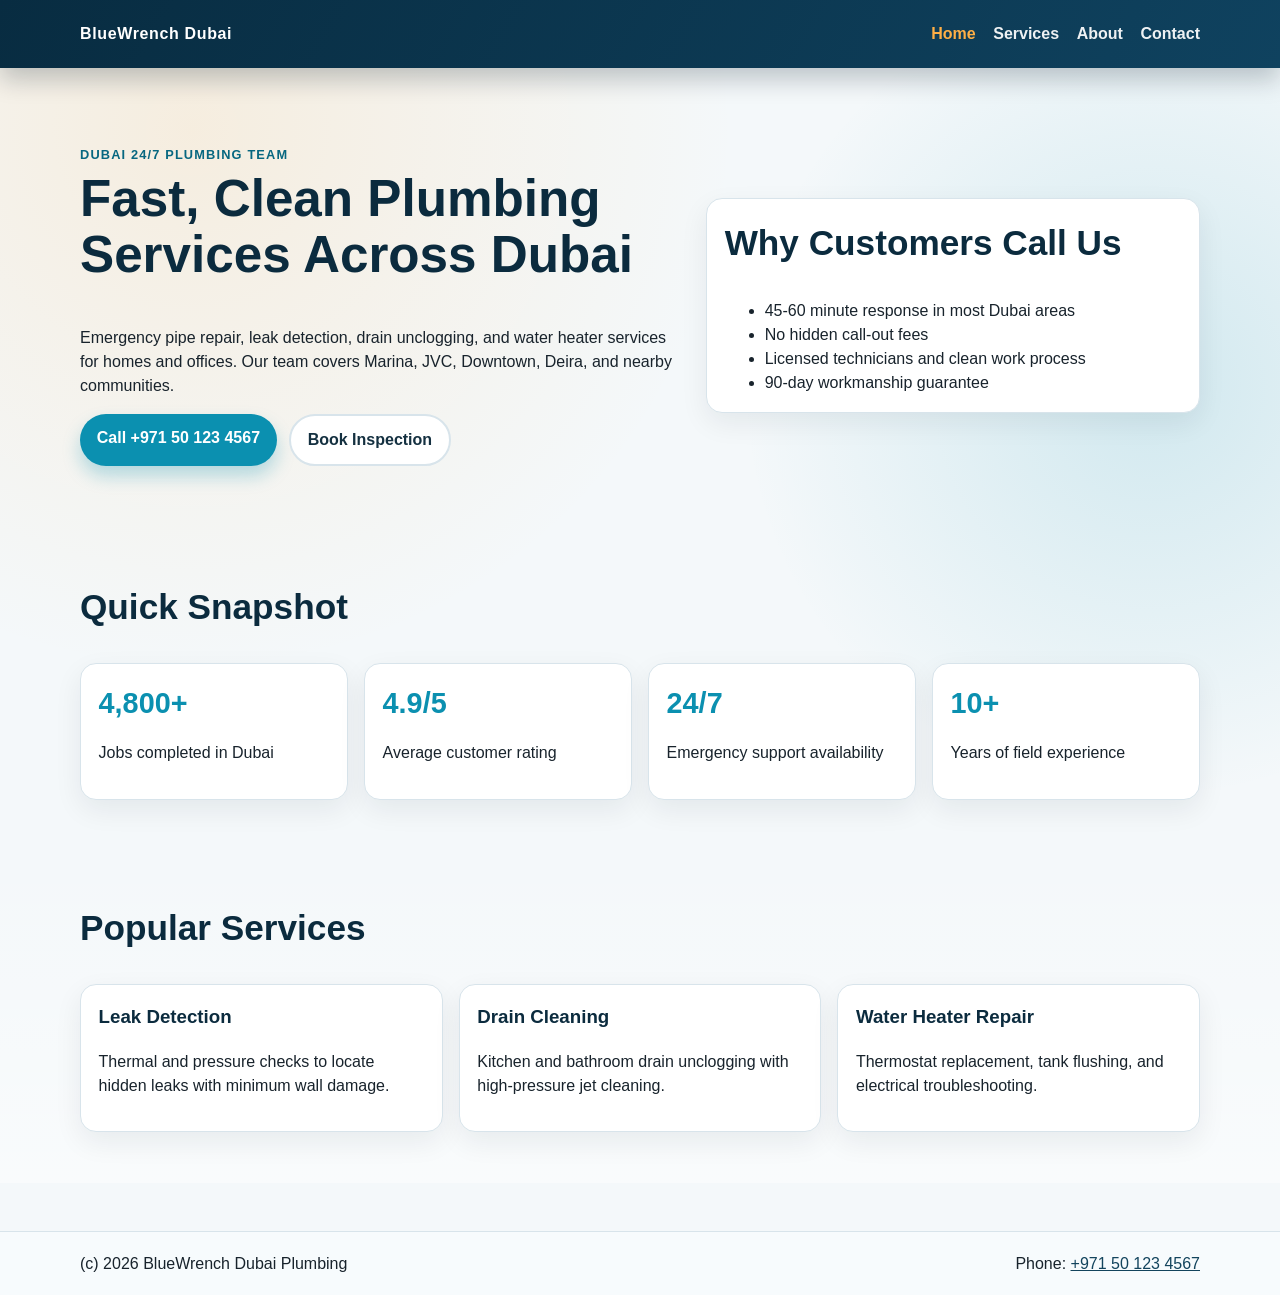
<file: index.html>
<!DOCTYPE html>
<html lang="en">
<head>
  <meta charset="UTF-8">
  <meta name="viewport" content="width=device-width, initial-scale=1.0">
  <title>BlueWrench Dubai Plumbing | Home</title>
  <link rel="stylesheet" href="assets/css/styles.css">
</head>
<body data-page="home">
  <header class="site-header">
    <div class="container nav-wrap">
      <a class="logo" href="index.html">BlueWrench Dubai</a>
      <button class="menu-toggle" type="button" aria-label="Open menu" aria-expanded="false">Menu</button>
      <nav class="site-nav" aria-label="Main navigation">
        <a href="index.html">Home</a>
        <a href="pages/services.html">Services</a>
        <a href="pages/about.html">About</a>
        <a href="pages/contact.html">Contact</a>
      </nav>
    </div>
  </header>

  <main>
    <section class="hero">
      <div class="container hero-grid">
        <div>
          <p class="eyebrow">Dubai 24/7 Plumbing Team</p>
          <h1>Fast, Clean Plumbing Services Across Dubai</h1>
          <p>
            Emergency pipe repair, leak detection, drain unclogging, and water heater services for homes and offices.
            Our team covers Marina, JVC, Downtown, Deira, and nearby communities.
          </p>
          <div class="cta-row">
            <a class="btn btn-primary" href="tel:+971501234567">Call +971 50 123 4567</a>
            <a class="btn btn-secondary" href="pages/contact.html">Book Inspection</a>
          </div>
        </div>
        <aside class="hero-card">
          <h2>Why Customers Call Us</h2>
          <ul>
            <li>45-60 minute response in most Dubai areas</li>
            <li>No hidden call-out fees</li>
            <li>Licensed technicians and clean work process</li>
            <li>90-day workmanship guarantee</li>
          </ul>
        </aside>
      </div>
    </section>

    <section class="section">
      <div class="container">
        <h2>Quick Snapshot</h2>
        <div class="stats-grid">
          <article class="card stat-card">
            <strong>4,800+</strong>
            <p>Jobs completed in Dubai</p>
          </article>
          <article class="card stat-card">
            <strong>4.9/5</strong>
            <p>Average customer rating</p>
          </article>
          <article class="card stat-card">
            <strong>24/7</strong>
            <p>Emergency support availability</p>
          </article>
          <article class="card stat-card">
            <strong>10+</strong>
            <p>Years of field experience</p>
          </article>
        </div>
      </div>
    </section>

    <section class="section section-alt">
      <div class="container">
        <h2>Popular Services</h2>
        <div class="services-grid">
          <article class="card">
            <h3>Leak Detection</h3>
            <p>Thermal and pressure checks to locate hidden leaks with minimum wall damage.</p>
          </article>
          <article class="card">
            <h3>Drain Cleaning</h3>
            <p>Kitchen and bathroom drain unclogging with high-pressure jet cleaning.</p>
          </article>
          <article class="card">
            <h3>Water Heater Repair</h3>
            <p>Thermostat replacement, tank flushing, and electrical troubleshooting.</p>
          </article>
        </div>
      </div>
    </section>
  </main>

  <footer class="site-footer">
    <div class="container footer-wrap">
      <p>(c) <span id="year"></span> BlueWrench Dubai Plumbing</p>
      <p>Phone: <a href="tel:+971501234567">+971 50 123 4567</a></p>
    </div>
  </footer>

  <script src="assets/js/main.js"></script>
</body>
</html>
</file>
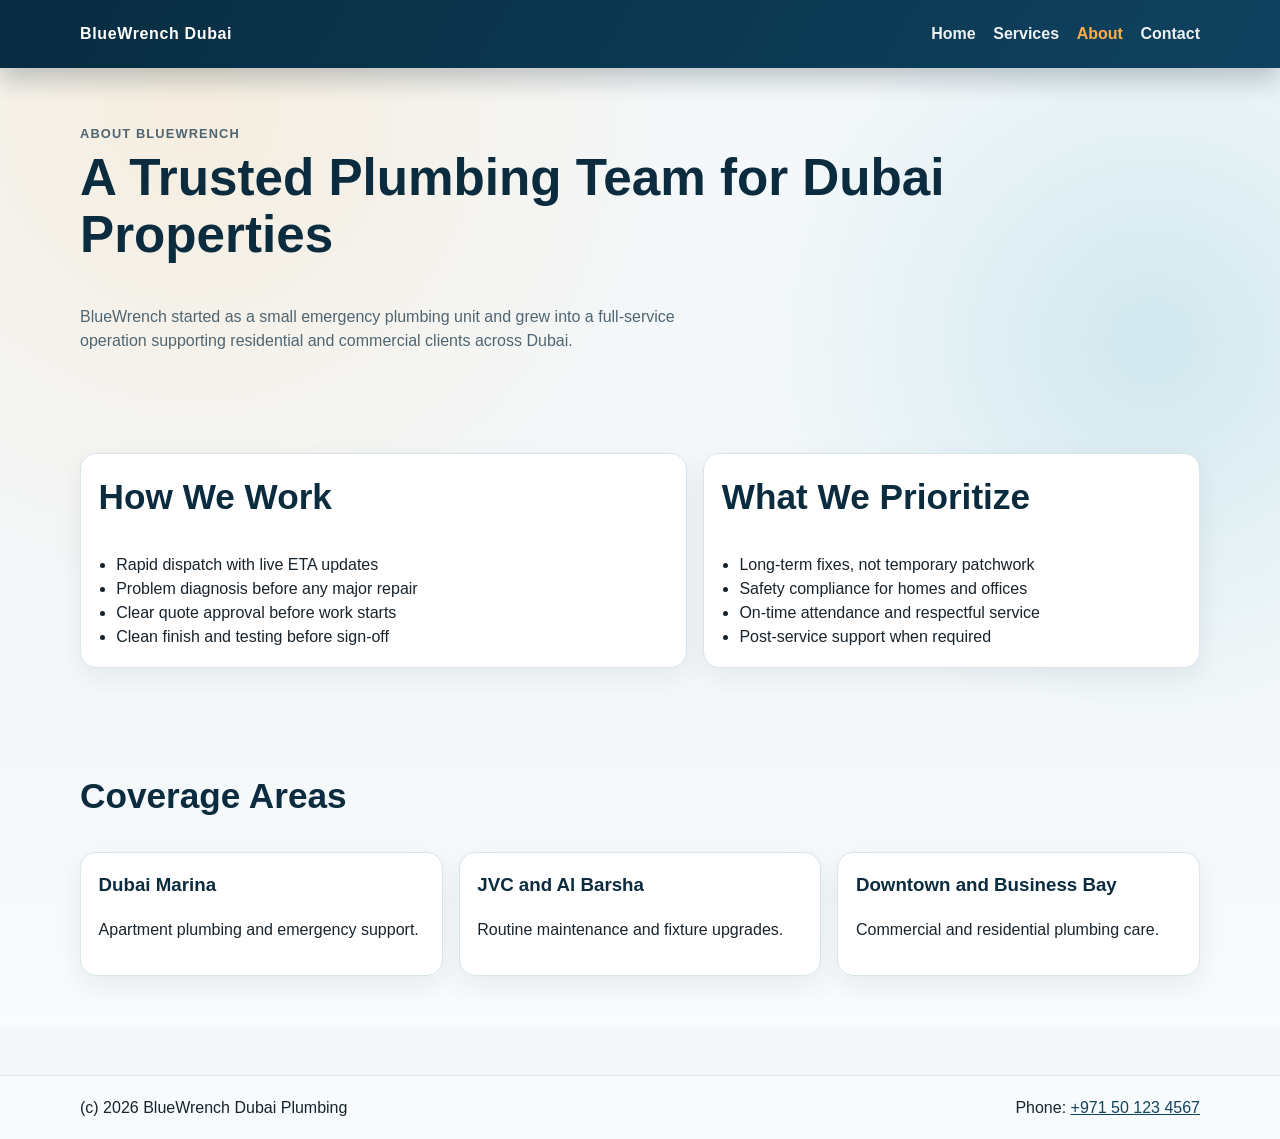
<file: pages/about.html>
<!DOCTYPE html>
<html lang="en">
<head>
  <meta charset="UTF-8">
  <meta name="viewport" content="width=device-width, initial-scale=1.0">
  <title>BlueWrench Dubai Plumbing | About</title>
  <link rel="stylesheet" href="../assets/css/styles.css">
</head>
<body data-page="about">
  <header class="site-header">
    <div class="container nav-wrap">
      <a class="logo" href="../index.html">BlueWrench Dubai</a>
      <button class="menu-toggle" type="button" aria-label="Open menu" aria-expanded="false">Menu</button>
      <nav class="site-nav" aria-label="Main navigation">
        <a href="../index.html">Home</a>
        <a href="services.html">Services</a>
        <a href="about.html">About</a>
        <a href="contact.html">Contact</a>
      </nav>
    </div>
  </header>

  <main>
    <section class="page-hero">
      <div class="container">
        <p class="eyebrow">About BlueWrench</p>
        <h1>A Trusted Plumbing Team for Dubai Properties</h1>
        <p>
          BlueWrench started as a small emergency plumbing unit and grew into a full-service operation supporting
          residential and commercial clients across Dubai.
        </p>
      </div>
    </section>

    <section class="section">
      <div class="container contact-grid">
        <article class="card">
          <h2>How We Work</h2>
          <ul class="list-clean">
            <li>Rapid dispatch with live ETA updates</li>
            <li>Problem diagnosis before any major repair</li>
            <li>Clear quote approval before work starts</li>
            <li>Clean finish and testing before sign-off</li>
          </ul>
        </article>
        <article class="card">
          <h2>What We Prioritize</h2>
          <ul class="list-clean">
            <li>Long-term fixes, not temporary patchwork</li>
            <li>Safety compliance for homes and offices</li>
            <li>On-time attendance and respectful service</li>
            <li>Post-service support when required</li>
          </ul>
        </article>
      </div>
    </section>

    <section class="section section-alt">
      <div class="container">
        <h2>Coverage Areas</h2>
        <div class="services-grid">
          <article class="card"><h3>Dubai Marina</h3><p>Apartment plumbing and emergency support.</p></article>
          <article class="card"><h3>JVC and Al Barsha</h3><p>Routine maintenance and fixture upgrades.</p></article>
          <article class="card"><h3>Downtown and Business Bay</h3><p>Commercial and residential plumbing care.</p></article>
        </div>
      </div>
    </section>
  </main>

  <footer class="site-footer">
    <div class="container footer-wrap">
      <p>(c) <span id="year"></span> BlueWrench Dubai Plumbing</p>
      <p>Phone: <a href="tel:+971501234567">+971 50 123 4567</a></p>
    </div>
  </footer>

  <script src="../assets/js/main.js"></script>
</body>
</html>
</file>
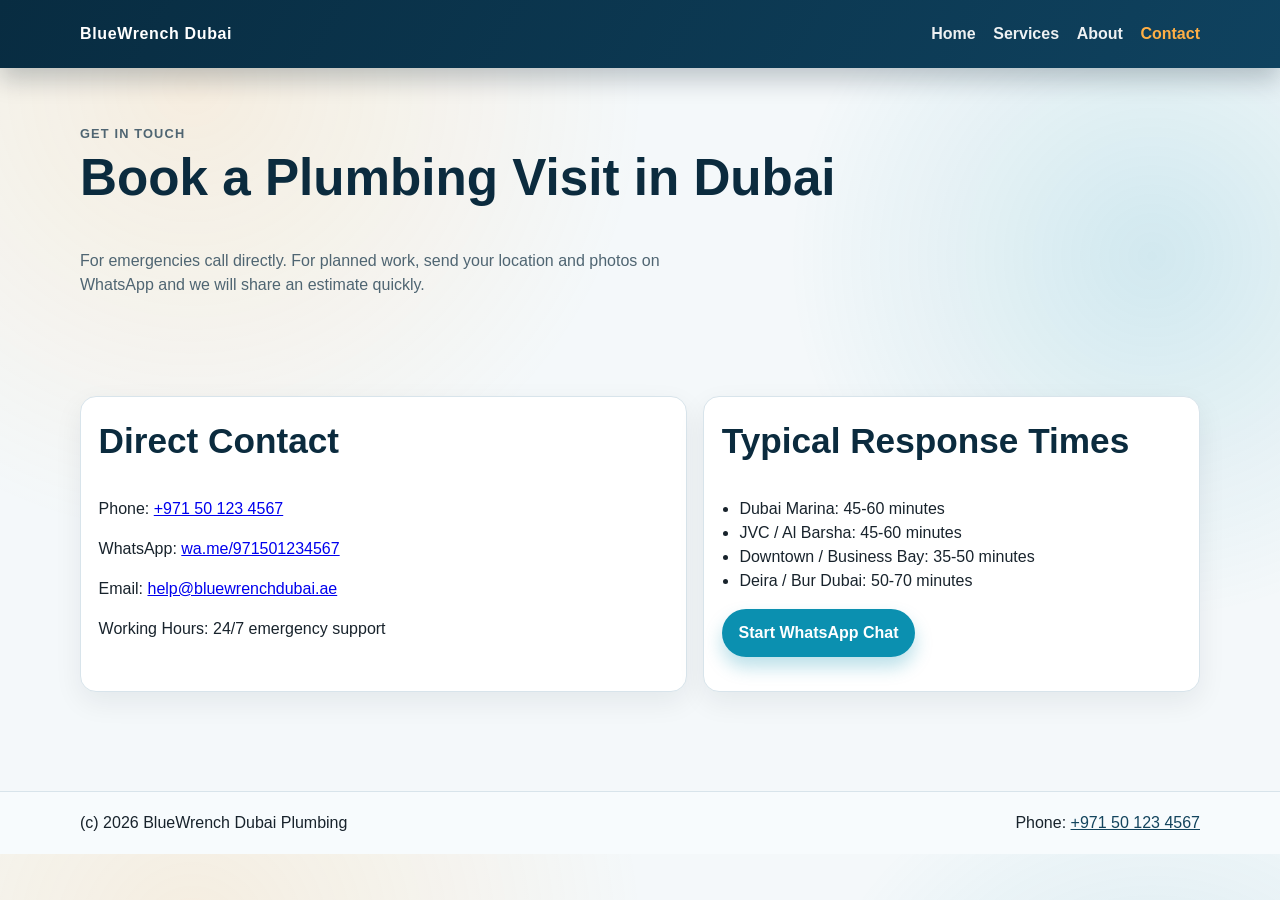
<file: pages/contact.html>
<!DOCTYPE html>
<html lang="en">
<head>
  <meta charset="UTF-8">
  <meta name="viewport" content="width=device-width, initial-scale=1.0">
  <title>BlueWrench Dubai Plumbing | Contact</title>
  <link rel="stylesheet" href="../assets/css/styles.css">
</head>
<body data-page="contact">
  <header class="site-header">
    <div class="container nav-wrap">
      <a class="logo" href="../index.html">BlueWrench Dubai</a>
      <button class="menu-toggle" type="button" aria-label="Open menu" aria-expanded="false">Menu</button>
      <nav class="site-nav" aria-label="Main navigation">
        <a href="../index.html">Home</a>
        <a href="services.html">Services</a>
        <a href="about.html">About</a>
        <a href="contact.html">Contact</a>
      </nav>
    </div>
  </header>

  <main>
    <section class="page-hero">
      <div class="container">
        <p class="eyebrow">Get In Touch</p>
        <h1>Book a Plumbing Visit in Dubai</h1>
        <p>
          For emergencies call directly. For planned work, send your location and photos on WhatsApp
          and we will share an estimate quickly.
        </p>
      </div>
    </section>

    <section class="section">
      <div class="container contact-grid">
        <article class="card">
          <h2>Direct Contact</h2>
          <p>Phone: <a href="tel:+971501234567">+971 50 123 4567</a></p>
          <p>WhatsApp: <a href="https://wa.me/971501234567">wa.me/971501234567</a></p>
          <p>Email: <a href="mailto:help@bluewrenchdubai.ae">help@bluewrenchdubai.ae</a></p>
          <p>Working Hours: 24/7 emergency support</p>
        </article>
        <article class="card">
          <h2>Typical Response Times</h2>
          <ul class="list-clean">
            <li>Dubai Marina: 45-60 minutes</li>
            <li>JVC / Al Barsha: 45-60 minutes</li>
            <li>Downtown / Business Bay: 35-50 minutes</li>
            <li>Deira / Bur Dubai: 50-70 minutes</li>
          </ul>
          <p>
            <a class="btn btn-primary" href="https://wa.me/971501234567">Start WhatsApp Chat</a>
          </p>
        </article>
      </div>
    </section>
  </main>

  <footer class="site-footer">
    <div class="container footer-wrap">
      <p>(c) <span id="year"></span> BlueWrench Dubai Plumbing</p>
      <p>Phone: <a href="tel:+971501234567">+971 50 123 4567</a></p>
    </div>
  </footer>

  <script src="../assets/js/main.js"></script>
</body>
</html>
</file>
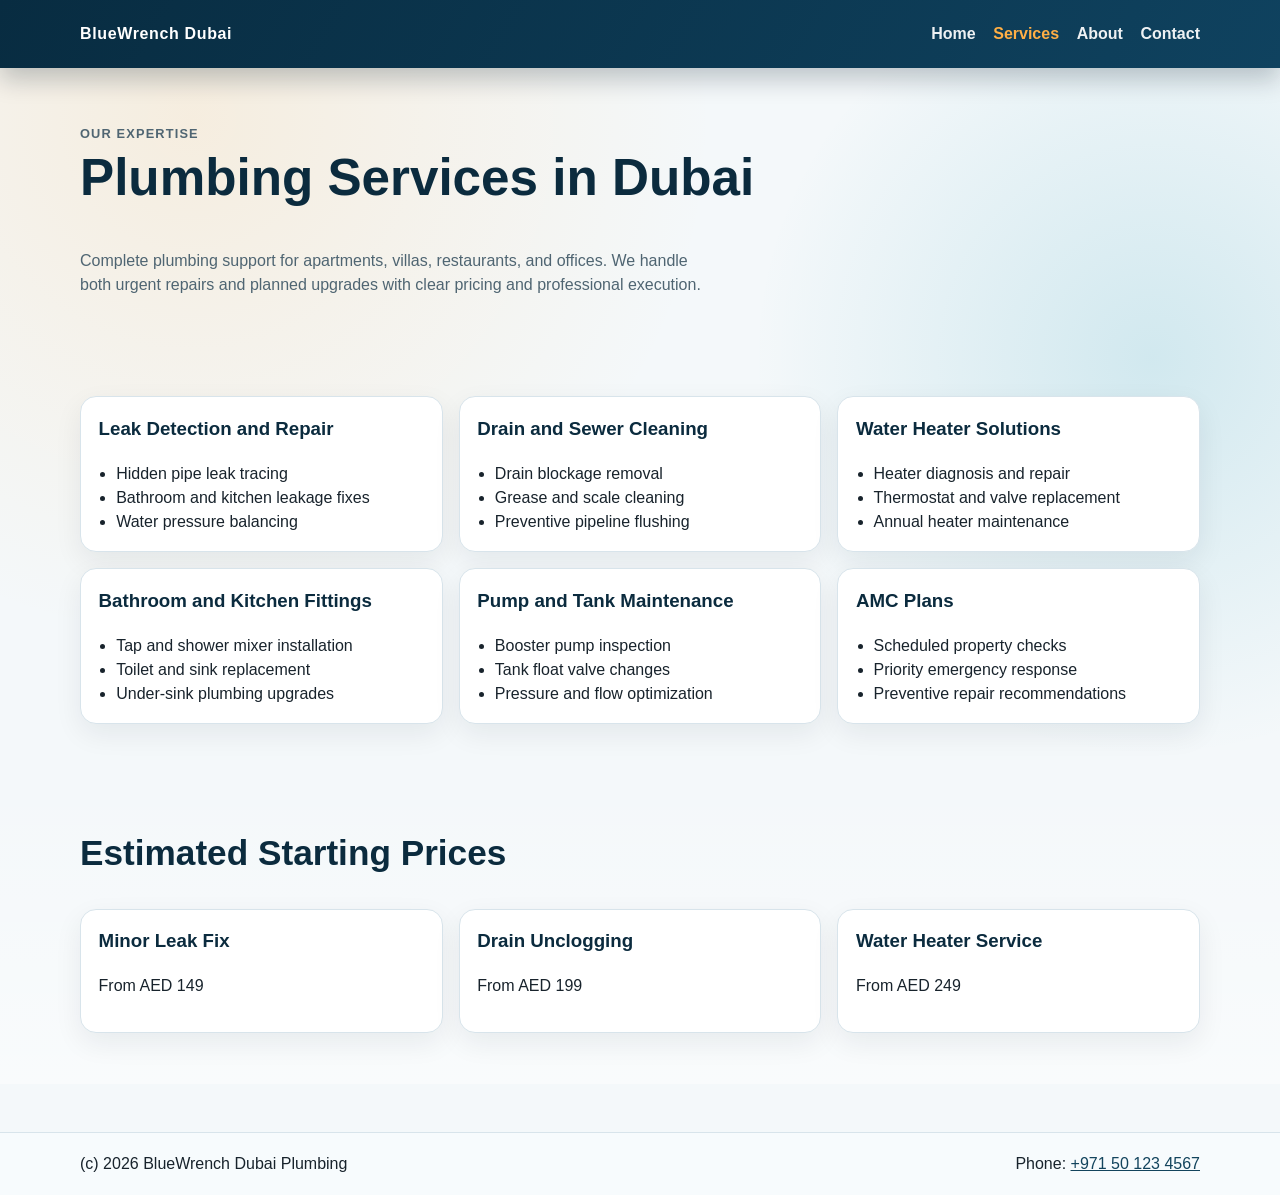
<file: pages/services.html>
<!DOCTYPE html>
<html lang="en">
<head>
  <meta charset="UTF-8">
  <meta name="viewport" content="width=device-width, initial-scale=1.0">
  <title>BlueWrench Dubai Plumbing | Services</title>
  <link rel="stylesheet" href="../assets/css/styles.css">
</head>
<body data-page="services">
  <header class="site-header">
    <div class="container nav-wrap">
      <a class="logo" href="../index.html">BlueWrench Dubai</a>
      <button class="menu-toggle" type="button" aria-label="Open menu" aria-expanded="false">Menu</button>
      <nav class="site-nav" aria-label="Main navigation">
        <a href="../index.html">Home</a>
        <a href="services.html">Services</a>
        <a href="about.html">About</a>
        <a href="contact.html">Contact</a>
      </nav>
    </div>
  </header>

  <main>
    <section class="page-hero">
      <div class="container">
        <p class="eyebrow">Our Expertise</p>
        <h1>Plumbing Services in Dubai</h1>
        <p>
          Complete plumbing support for apartments, villas, restaurants, and offices.
          We handle both urgent repairs and planned upgrades with clear pricing and professional execution.
        </p>
      </div>
    </section>

    <section class="section">
      <div class="container">
        <div class="services-grid">
          <article class="card">
            <h3>Leak Detection and Repair</h3>
            <ul class="list-clean">
              <li>Hidden pipe leak tracing</li>
              <li>Bathroom and kitchen leakage fixes</li>
              <li>Water pressure balancing</li>
            </ul>
          </article>
          <article class="card">
            <h3>Drain and Sewer Cleaning</h3>
            <ul class="list-clean">
              <li>Drain blockage removal</li>
              <li>Grease and scale cleaning</li>
              <li>Preventive pipeline flushing</li>
            </ul>
          </article>
          <article class="card">
            <h3>Water Heater Solutions</h3>
            <ul class="list-clean">
              <li>Heater diagnosis and repair</li>
              <li>Thermostat and valve replacement</li>
              <li>Annual heater maintenance</li>
            </ul>
          </article>
          <article class="card">
            <h3>Bathroom and Kitchen Fittings</h3>
            <ul class="list-clean">
              <li>Tap and shower mixer installation</li>
              <li>Toilet and sink replacement</li>
              <li>Under-sink plumbing upgrades</li>
            </ul>
          </article>
          <article class="card">
            <h3>Pump and Tank Maintenance</h3>
            <ul class="list-clean">
              <li>Booster pump inspection</li>
              <li>Tank float valve changes</li>
              <li>Pressure and flow optimization</li>
            </ul>
          </article>
          <article class="card">
            <h3>AMC Plans</h3>
            <ul class="list-clean">
              <li>Scheduled property checks</li>
              <li>Priority emergency response</li>
              <li>Preventive repair recommendations</li>
            </ul>
          </article>
        </div>
      </div>
    </section>

    <section class="section section-alt">
      <div class="container">
        <h2>Estimated Starting Prices</h2>
        <div class="pricing-grid">
          <article class="card">
            <h3>Minor Leak Fix</h3>
            <p>From AED 149</p>
          </article>
          <article class="card">
            <h3>Drain Unclogging</h3>
            <p>From AED 199</p>
          </article>
          <article class="card">
            <h3>Water Heater Service</h3>
            <p>From AED 249</p>
          </article>
        </div>
      </div>
    </section>
  </main>

  <footer class="site-footer">
    <div class="container footer-wrap">
      <p>(c) <span id="year"></span> BlueWrench Dubai Plumbing</p>
      <p>Phone: <a href="tel:+971501234567">+971 50 123 4567</a></p>
    </div>
  </footer>

  <script src="../assets/js/main.js"></script>
</body>
</html>
</file>
<file: assets/css/styles.css>
:root {
  --bg: #f4f8fa;
  --surface: #ffffff;
  --surface-alt: #edf5f8;
  --text: #18232c;
  --muted: #4f6572;
  --primary: #0b90b0;
  --primary-dark: #076780;
  --header: #082c41;
  --accent: #ffaf45;
  --line: #d8e4eb;
}

* {
  box-sizing: border-box;
}

body {
  margin: 0;
  font-family: "Trebuchet MS", "Segoe UI", sans-serif;
  color: var(--text);
  background:
    radial-gradient(circle at 15% 10%, rgba(255, 175, 69, 0.15), transparent 34%),
    radial-gradient(circle at 90% 30%, rgba(11, 144, 176, 0.15), transparent 28%),
    var(--bg);
  line-height: 1.5;
}

.container {
  width: min(1120px, 92vw);
  margin: 0 auto;
}

.site-header {
  position: sticky;
  top: 0;
  z-index: 20;
  background: linear-gradient(120deg, var(--header), #0f425f);
  box-shadow: 0 12px 24px rgba(4, 24, 36, 0.22);
}

.nav-wrap {
  display: flex;
  align-items: center;
  justify-content: space-between;
  gap: 1rem;
  min-height: 68px;
}

.logo {
  color: #fff;
  text-decoration: none;
  font-weight: 800;
  letter-spacing: 0.04em;
}

.menu-toggle {
  display: none;
  background: transparent;
  border: 1px solid rgba(255, 255, 255, 0.6);
  color: #fff;
  border-radius: 8px;
  padding: 0.35rem 0.75rem;
  cursor: pointer;
}

.site-nav {
  display: flex;
  gap: 1.1rem;
}

.site-nav a {
  color: #fff;
  text-decoration: none;
  opacity: 0.93;
  font-weight: 600;
}

.site-nav a:hover,
.site-nav a.active {
  opacity: 1;
  color: var(--accent);
}

.hero {
  padding: 4.8rem 0 4rem;
}

.hero-grid {
  display: grid;
  grid-template-columns: 1.1fr 0.9fr;
  gap: 1.4rem;
  align-items: center;
}

.eyebrow {
  margin: 0 0 0.45rem;
  color: var(--primary-dark);
  text-transform: uppercase;
  font-size: 0.8rem;
  letter-spacing: 0.09em;
  font-weight: 700;
}

h1,
h2,
h3 {
  margin-top: 0;
  color: #0b2b3e;
}

h1 {
  font-size: clamp(2rem, 4vw, 3.4rem);
  line-height: 1.1;
}

h2 {
  font-size: clamp(1.45rem, 3vw, 2.2rem);
}

.cta-row {
  display: flex;
  flex-wrap: wrap;
  gap: 0.75rem;
}

.btn {
  display: inline-block;
  text-decoration: none;
  border-radius: 999px;
  padding: 0.75rem 1.05rem;
  font-weight: 700;
  transition: transform 0.2s ease, opacity 0.2s ease;
}

.btn:hover {
  transform: translateY(-2px);
}

.btn-primary {
  background: var(--primary);
  color: #fff;
  box-shadow: 0 10px 18px rgba(11, 144, 176, 0.28);
}

.btn-secondary {
  background: #fff;
  border: 2px solid var(--line);
  color: #143040;
}

.hero-card,
.card {
  background: var(--surface);
  border: 1px solid var(--line);
  border-radius: 16px;
  box-shadow: 0 10px 28px rgba(10, 31, 43, 0.07);
  padding: 1.1rem;
}

.hero-card ul {
  margin-bottom: 0;
}

.section {
  padding: 3.2rem 0;
}

.section-alt {
  background: linear-gradient(180deg, transparent, rgba(255, 255, 255, 0.45));
}

.stats-grid,
.services-grid,
.contact-grid,
.pricing-grid {
  display: grid;
  gap: 1rem;
}

.stats-grid {
  grid-template-columns: repeat(4, 1fr);
}

.services-grid,
.pricing-grid {
  grid-template-columns: repeat(3, 1fr);
}

.contact-grid {
  grid-template-columns: 1.1fr 0.9fr;
}

.stat-card strong {
  display: block;
  color: var(--primary);
  font-size: 1.8rem;
}

.page-hero {
  padding: 3.5rem 0 2rem;
}

.page-hero p {
  max-width: 70ch;
  color: var(--muted);
}

.list-clean {
  margin: 0;
  padding-left: 1.1rem;
}

.site-footer {
  margin-top: 3rem;
  border-top: 1px solid var(--line);
  background: #f7fbfd;
}

.footer-wrap {
  display: flex;
  justify-content: space-between;
  align-items: center;
  gap: 0.8rem;
  padding: 1.2rem 0;
  flex-wrap: wrap;
}

.site-footer p {
  margin: 0;
}

.site-footer a {
  color: #13445d;
}

@media (max-width: 900px) {
  .hero-grid,
  .contact-grid {
    grid-template-columns: 1fr;
  }

  .stats-grid {
    grid-template-columns: repeat(2, 1fr);
  }

  .services-grid,
  .pricing-grid {
    grid-template-columns: repeat(2, 1fr);
  }
}

@media (max-width: 720px) {
  .menu-toggle {
    display: inline-block;
  }

  .site-nav {
    position: absolute;
    left: 0;
    right: 0;
    top: 68px;
    background: #0a3149;
    border-top: 1px solid rgba(255, 255, 255, 0.15);
    display: none;
    flex-direction: column;
    padding: 0.8rem 1rem 1rem;
  }

  .site-nav.open {
    display: flex;
  }

  .services-grid,
  .stats-grid,
  .pricing-grid {
    grid-template-columns: 1fr;
  }
}
</file>
